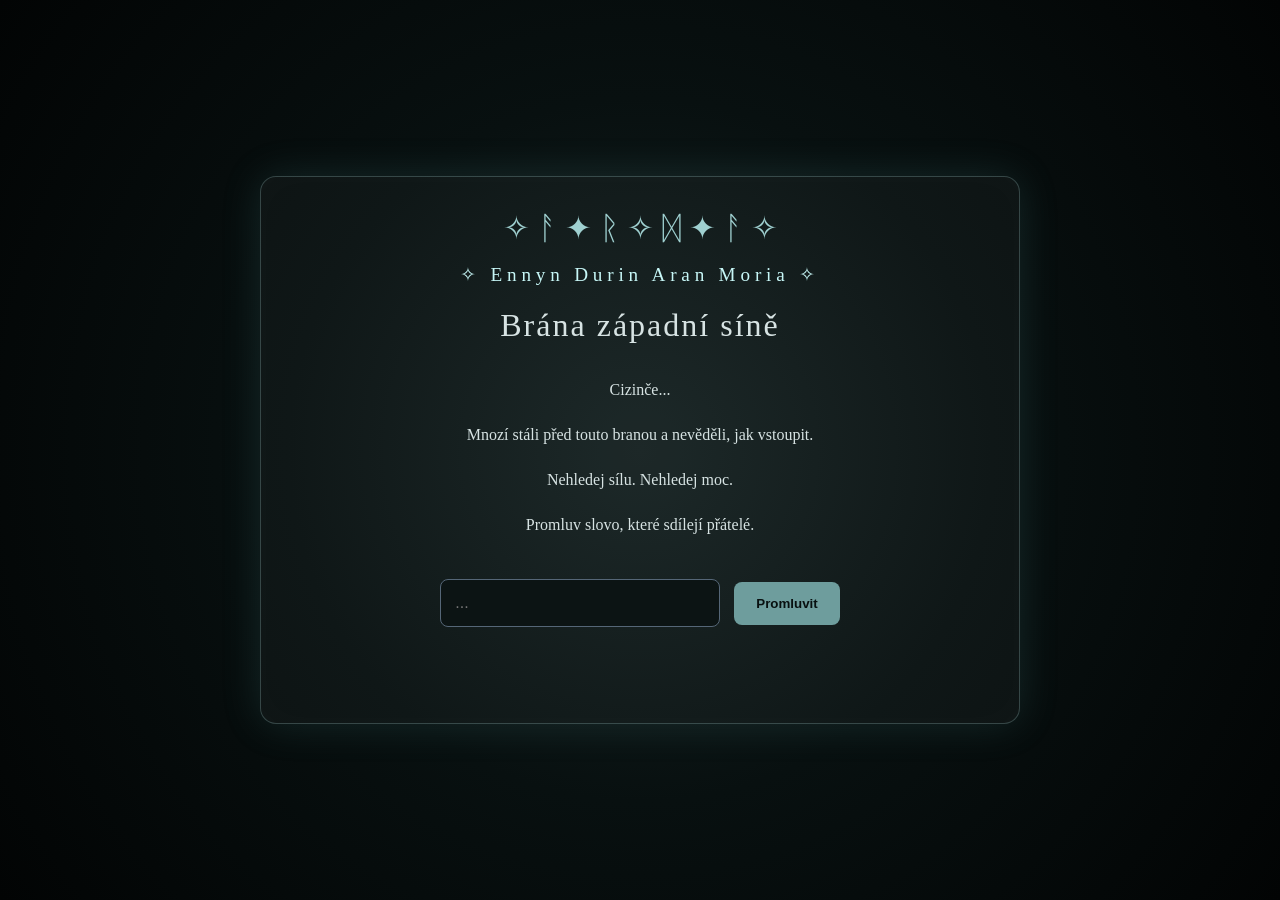
<file: index.html>
<!DOCTYPE html>
<html lang="cs">
<head>
    <meta charset="UTF-8">
    <meta name="viewport" content="width=device-width, initial-scale=1.0">
    <title>Brána</title>
    <link rel="stylesheet" href="style.css">
</head>
<body>

<div class="mist">
    <div class="gate">

        <div class="runes">
            ✧ ᚨ ✦ ᚱ ✧ ᛞ ✦ ᚨ ✧
        </div>
        
        <div class="inscription">
            ✧ Ennyn Durin Aran Moria ✧
        </div>
        

        <h1>Brána západní síně</h1>

        <div id="dialog" class="dialog">
            <p class="gate-text">
                Cizinče...
            </p>

            <p class="gate-text">
                Mnozí stáli před touto branou a nevěděli, jak vstoupit.
            </p>

            <p class="gate-text">
                Nehledej sílu. Nehledej moc.
            </p>

            <p class="gate-text">
                Promluv slovo, které sdílejí přátelé.
            </p>
        </div>

        <div class="input-area">
            <input
                type="password"
                id="password"
                placeholder="..."
                autocomplete="off"
            >

            <button id="enterBtn">
                Promluvit
            </button>
        </div>

        <p id="response" class="response"></p>

    </div>
</div>

<script src="script.js"></script>
</body>
</html>
</file>
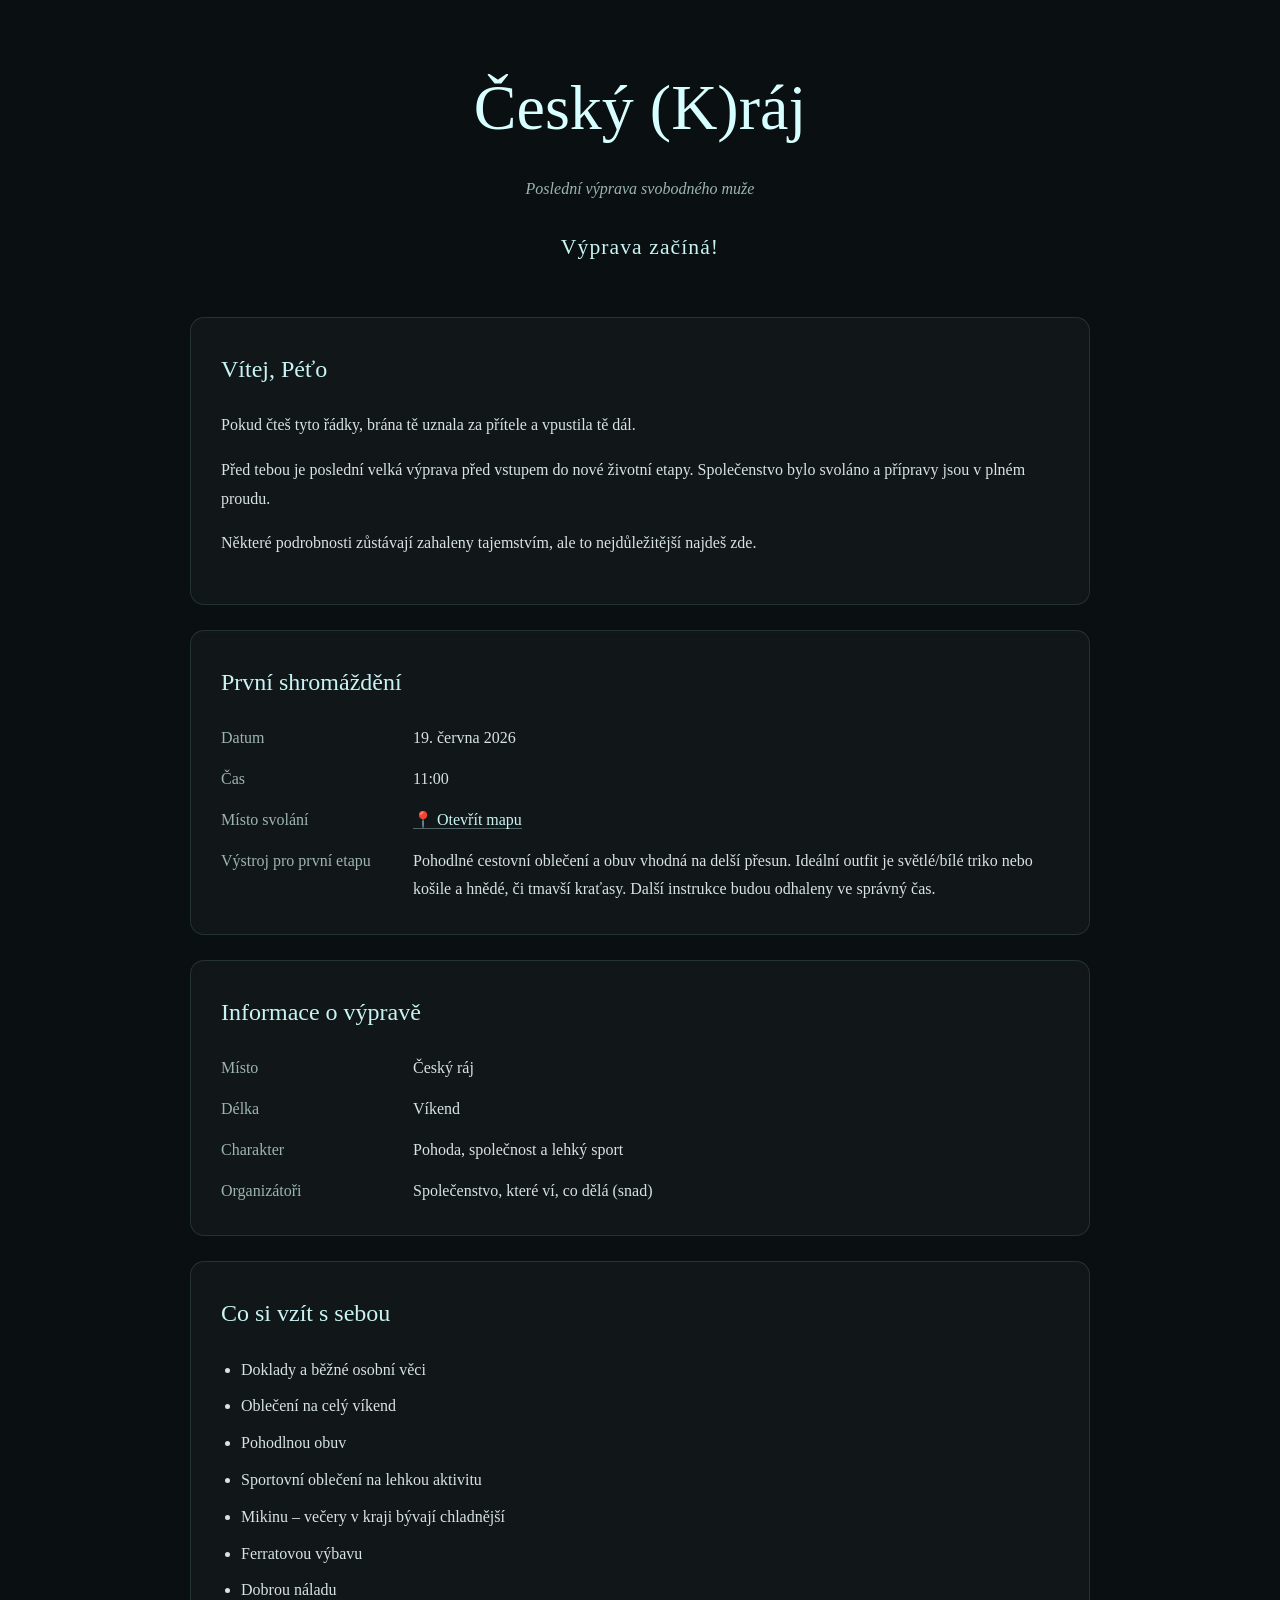
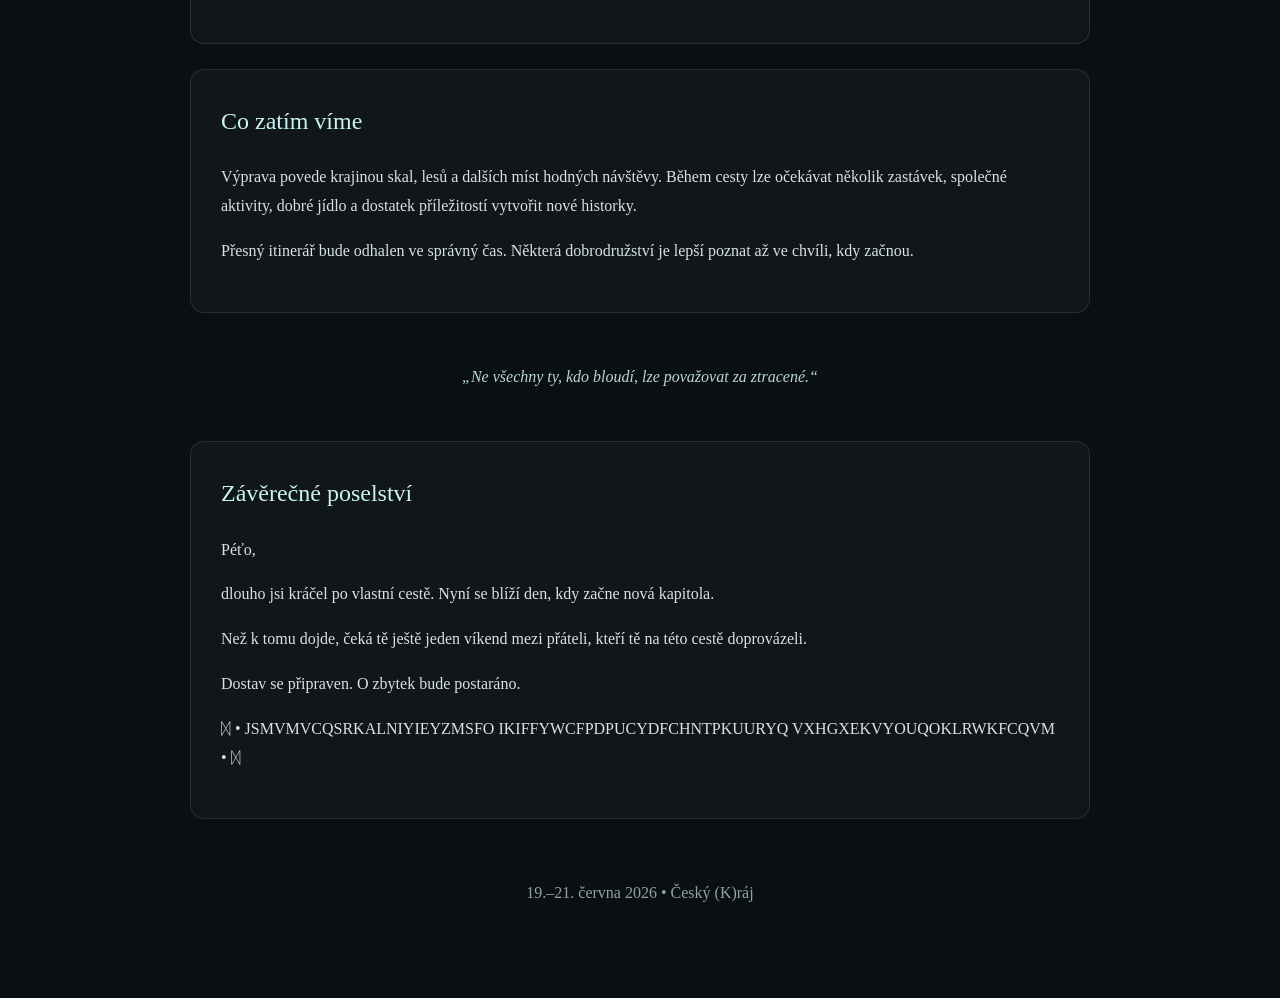
<file: party.html>
<!DOCTYPE html><html lang="cs">
<head>
<meta charset="UTF-8">
<meta name="viewport" content="width=device-width, initial-scale=1.0">
<title>Výprava do Českého (K)ráje</title><style>
body {
    margin: 0;
    background: #0a0f12;
    color: #d8e3e3;
    font-family: Georgia, serif;
    line-height: 1.8;
}

.container {
    max-width: 900px;
    margin: 0 auto;
    padding: 50px 25px;
}

.hero {
    text-align: center;
    margin-bottom: 50px;
}

.hero h1 {
    margin: 0;
    font-size: clamp(2rem, 6vw, 4rem);
    font-weight: normal;
    color: #d8ffff;
}

.subtitle {
    margin-top: 10px;
    color: #9db4b4;
    font-style: italic;
}

.countdown {
    margin-top: 24px;
    color: #c8f4f4;
    font-size: clamp(1rem, 3vw, 1.35rem);
    letter-spacing: .05em;
}

.card {
    background: rgba(255,255,255,.03);
    border: 1px solid rgba(180,255,255,.12);
    border-radius: 14px;
    padding: 30px;
    margin-bottom: 25px;
    backdrop-filter: blur(4px);
}

h2 {
    color: #c8f4f4;
    font-weight: normal;
    margin-top: 0;
}

.info-grid {
    display: grid;
    grid-template-columns: 180px 1fr;
    gap: 12px;
}

.label {
    color: #9db4b4;
}

.map-link {
    color: #c8f4f4;
    text-decoration: none;
    border-bottom: 1px solid rgba(200,244,244,.35);
    transition: .2s;
}

.map-link:hover {
    color: white;
    border-bottom-color: rgba(255,255,255,.8);
}

.quote {
    text-align: center;
    font-style: italic;
    color: #b8d6d6;
    margin: 50px 0;
}

ul {
    margin: 0;
    padding-left: 20px;
}

li {
    margin-bottom: 8px;
}

.footer {
    text-align: center;
    color: #8fa3a3;
    margin-top: 60px;
    padding-bottom: 40px;
}

@media (max-width: 700px) {
    .container {
        padding: 35px 20px;
    }

    .card {
        padding: 24px;
    }

    .info-grid {
        grid-template-columns: 1fr;
        gap: 4px;
    }

    .label {
        margin-top: 10px;
        font-size: .95rem;
    }
}
</style></head><body><div class="container"><div class="hero">
    <h1>Český (K)ráj</h1>

    <div class="subtitle">
        Poslední výprava svobodného muže
    </div>

    <div id="countdown" class="countdown">
        Do výpravy zbývá…
    </div>
</div>

<div class="card">
    <h2>Vítej, Péťo</h2>

    <p>
        Pokud čteš tyto řádky, brána tě uznala za přítele a vpustila tě dál.
    </p>

    <p>
        Před tebou je poslední velká výprava před vstupem do nové životní etapy.
        Společenstvo bylo svoláno a přípravy jsou v plném proudu.
    </p>

    <p>
        Některé podrobnosti zůstávají zahaleny tajemstvím, ale to nejdůležitější
        najdeš zde.
    </p>
</div>

<div class="card">
    <h2>První shromáždění</h2>

    <div class="info-grid">
        <div class="label">Datum</div>
        <div>19. června 2026</div>

        <div class="label">Čas</div>
        <div>11:00</div>

        <div class="label">Místo svolání</div>
        <div>
            <a
                class="map-link"
                href="https://mapy.com/s/famemorama"
                target="_blank"
                rel="noopener"
            >
                📍 Otevřít mapu
            </a>
        </div>

        <div class="label">Výstroj pro první etapu</div>
        <div>
            Pohodlné cestovní oblečení a obuv vhodná na delší přesun.
            Ideální outfit je světlé/bílé triko nebo košile a hnědé, či tmavší kraťasy.
            Další instrukce budou odhaleny ve správný čas.
        </div>
    </div>
</div>

<div class="card">
    <h2>Informace o výpravě</h2>

    <div class="info-grid">
        <div class="label">Místo</div>
        <div>Český ráj</div>

        <div class="label">Délka</div>
        <div>Víkend</div>

        <div class="label">Charakter</div>
        <div>Pohoda, společnost a lehký sport</div>

        <div class="label">Organizátoři</div>
        <div>Společenstvo, které ví, co dělá (snad)</div>
    </div>
</div>

<div class="card">
    <h2>Co si vzít s sebou</h2>

    <ul>
        <li>Doklady a běžné osobní věci</li>
        <li>Oblečení na celý víkend</li>
        <li>Pohodlnou obuv</li>
        <li>Sportovní oblečení na lehkou aktivitu</li>
        <li>Mikinu – večery v kraji bývají chladnější</li>
        <li>Ferratovou výbavu</li>
        <li>Dobrou náladu</li>
    </ul>
</div>

<div class="card">
    <h2>Co zatím víme</h2>

    <p>
        Výprava povede krajinou skal, lesů a dalších míst hodných návštěvy.
        Během cesty lze očekávat několik zastávek, společné aktivity,
        dobré jídlo a dostatek příležitostí vytvořit nové historky.
    </p>

    <p>
        Přesný itinerář bude odhalen ve správný čas.
        Některá dobrodružství je lepší poznat až ve chvíli, kdy začnou.
    </p>
</div>

<div class="quote">
    „Ne všechny ty, kdo bloudí, lze považovat za ztracené.“
</div>

<div class="card">
    <h2>Závěrečné poselství</h2>

    <p>Péťo,</p>

    <p>
        dlouho jsi kráčel po vlastní cestě. Nyní se blíží den,
        kdy začne nová kapitola.
    </p>

    <p>
        Než k tomu dojde, čeká tě ještě jeden víkend mezi přáteli,
        kteří tě na této cestě doprovázeli.
    </p>

    <p>
        Dostav se připraven. O zbytek bude postaráno.
    </p>

    <p>
        ᛞ • JSMVMVCQSRKALNIYIEYZMSFO
        IKIFFYWCFPDPUCYDFCHNTPKUURYQ
        VXHGXEKVYOUQOKLRWKFCQVM • ᛞ
    </p>
</div>

<div class="footer">
    19.–21. června 2026 • Český (K)ráj
</div>

</div><script>
function updateCountdown() {
    const eventDate = new Date("2026-06-19T00:00:00");
    const now = new Date();

    const diff = eventDate - now;

    if (diff <= 0) {
        document.getElementById("countdown").textContent =
            "Výprava začíná!";
        return;
    }

    const days = Math.floor(diff / (1000 * 60 * 60 * 24));
    const hours = Math.floor((diff / (1000 * 60 * 60)) % 24);
    const minutes = Math.floor((diff / (1000 * 60 )) % 60);
    

    document.getElementById("countdown").textContent =
        `Do výpravy zbývá ${days}d, ${hours}h a ${minutes}m`;
}

updateCountdown();
setInterval(updateCountdown, 60000);
</script></body>
</html>
</file>
<file: style.css>
* {
    box-sizing: border-box;
}

body {
    margin: 0;
    min-height: 100vh;

    background:
        radial-gradient(circle at center, #162222 0%, #081010 45%, #020404 100%);

    color: #d7e3e3;
    font-family: Georgia, serif;

    display: flex;
    justify-content: center;
    align-items: center;
}

.mist {
    width: 100%;
    padding: 24px;
}

.gate {
    max-width: 760px;
    margin: auto;

    padding: 32px 20px;

    border: 1px solid rgba(170, 220, 220, .25);
    border-radius: 16px;

    background: rgba(255,255,255,.03);

    box-shadow:
        0 0 40px rgba(100,180,180,.15),
        inset 0 0 40px rgba(255,255,255,.02);
}

.runes {
    text-align: center;
    font-size: clamp(1.2rem, 5vw, 2rem);
    color: #9fd0d0;
    margin-bottom: 16px;

    white-space: nowrap;
}

.inscription {
    margin-bottom: 20px;

    text-align: center;

    font-size: clamp(0.9rem, 2.5vw, 1.2rem);
    letter-spacing: 0.25em;

    color: #c7f7f7;
    opacity: 0;

    animation:
        inscriptionFade 3s ease forwards,
        inscriptionGlow 4s ease-in-out infinite;
}

h1 {
    text-align: center;
    font-weight: normal;
    letter-spacing: 2px;
    margin-bottom: 32px;
}

.dialog {
    line-height: 1.8;
    text-align: center;
}

.gate-text {
    opacity: 0;
    animation: fadeIn 1.2s forwards;
}

.gate-text:nth-child(1) { animation-delay: .5s; }
.gate-text:nth-child(2) { animation-delay: 2s; }
.gate-text:nth-child(3) { animation-delay: 3.5s; }
.gate-text:nth-child(4) { animation-delay: 5s; }

.input-area {
    margin-top: 40px;
    text-align: center;
}

input {
    width: 280px;
    max-width: 100%;

    padding: 14px;

    background: #0c1414;
    color: white;

    border: 1px solid #567;
    border-radius: 8px;

    font-size: 1rem;
}

button {
    margin-left: 10px;

    padding: 14px 22px;

    border: none;
    border-radius: 8px;

    cursor: pointer;

    background: #6e9d9d;
    color: #081010;

    font-weight: bold;
}

button:hover {
    filter: brightness(1.1);
}

.response {
    margin-top: 24px;
    text-align: center;
    min-height: 24px;
    color: #9fd0d0;
}

.opened {
    color: #b8ffd4;
    text-shadow: 0 0 12px rgba(184,255,212,.6);
}

.error {
    color: #ff9d9d;
}

@keyframes fadeIn {
    from {
        opacity: 0;
        transform: translateY(12px);
    }
    to {
        opacity: 1;
        transform: translateY(0);
    }
}

.awaken {
    animation: runeGlow 2s ease forwards;
}

@keyframes runeGlow {

    0% {
        color: #9fd0d0;
        text-shadow: none;
    }

    100% {
        color: white;
        text-shadow:
            0 0 10px #fff,
            0 0 20px #bdf,
            0 0 40px #bdf,
            0 0 80px #9ff;
    }
}

@keyframes inscriptionFade {
    from {
        opacity: 0;
        filter: blur(6px);
    }

    to {
        opacity: 1;
        filter: blur(0);
    }
}

@keyframes inscriptionGlow {

    0%,100% {
        text-shadow:
            0 0 4px rgba(180,255,255,.2);
    }

    50% {
        text-shadow:
            0 0 10px rgba(180,255,255,.6),
            0 0 20px rgba(180,255,255,.4),
            0 0 40px rgba(180,255,255,.2);
    }
}

.opening {
    animation: openGate 2s ease forwards;
}

@keyframes openGate {

    0% {
        transform: scale(1);
        opacity: 1;
    }

    100% {
        transform: scale(1.15);
        opacity: 0;
        filter: brightness(2);
    }
}
</file>
